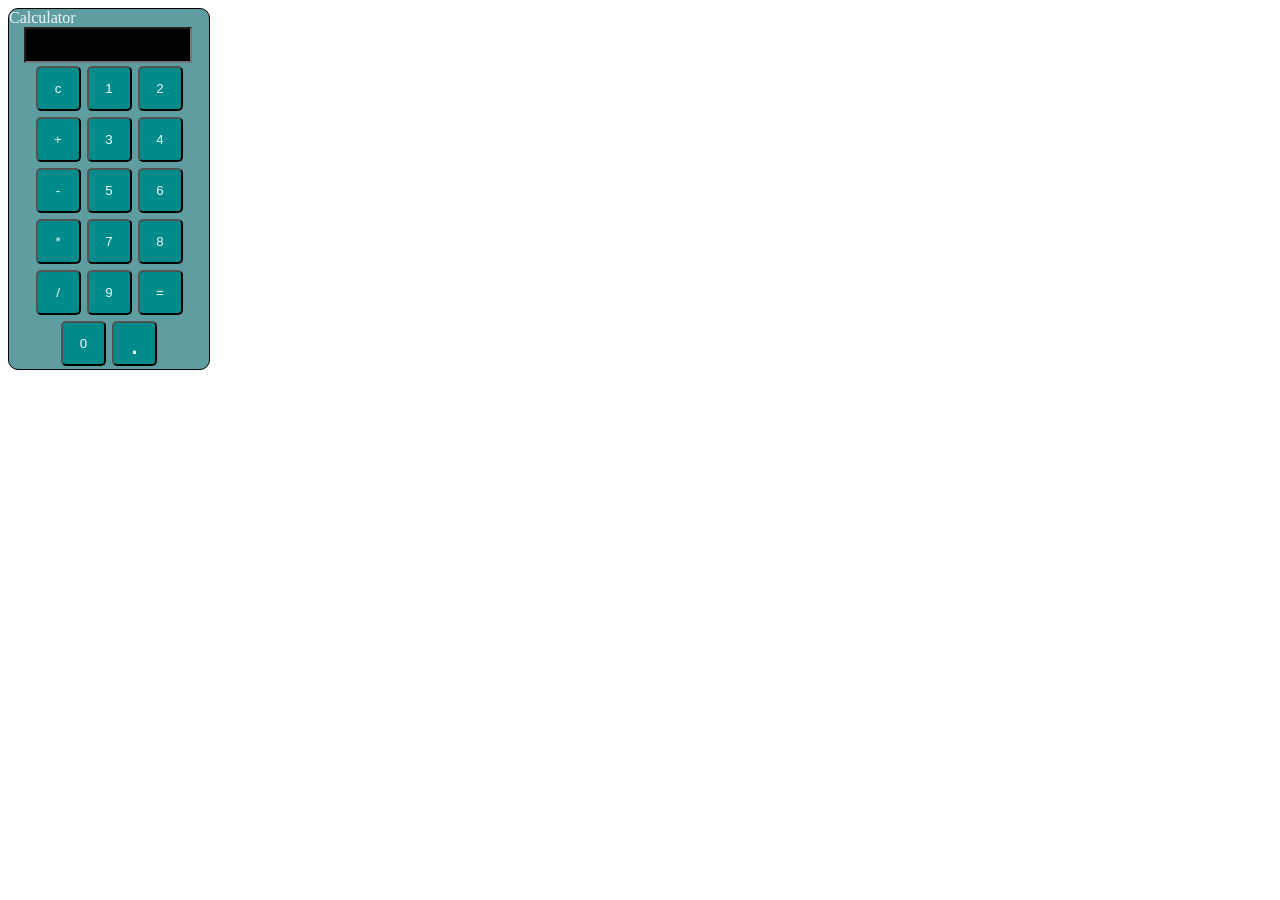
<file: Calculator/index.html>
<!DOCTYPE html>
<html lang="en">
<head>
    <meta charset="UTF-8">
    <meta name="viewport" content="width=device-width, initial-scale=1.0">
    <title>Calculator</title>
    <link rel="stylesheet" href="ext.css">
    <script src="func.js"></script>
</head>
<body>
    <div id="cal">Calculator
        <input type="text" id="display">
        <div class="button_container">
            <button id="button" onclick="curr_display='';document.querySelector('#display').value=curr_display;">c</button>
            <button id="button" onclick="curr_display=curr_display+'1';document.querySelector('#display').value=curr_display;">1</button>

            <button id="button" onclick="curr_display=curr_display+'2';document.querySelector('#display').value=curr_display;">2</button>

            <button id="button" onclick="curr_display=curr_display+'+';document.querySelector('#display').value=curr_display;">+</button>

            <button id="button" onclick="curr_display=curr_display+'3';document.querySelector('#display').value=curr_display;">3</button>

            <button id="button" onclick="curr_display=curr_display+'4';document.querySelector('#display').value=curr_display;">4</button>

            <button id="button" onclick="curr_display=curr_display+'-';document.querySelector('#display').value=curr_display;">-</button>

            <button id="button" onclick="curr_display=curr_display+'5';document.querySelector('#display').value=curr_display;">5</button>

            <button id="button" onclick="curr_display=curr_display+'6';document.querySelector('#display').value=curr_display;">6</button>

            <button id="button" onclick="curr_display=curr_display+'*';document.querySelector('#display').value=curr_display;">*</button>

            <button id="button" onclick="curr_display=curr_display+'7';document.querySelector('#display').value=curr_display;">7</button>

            <button id="button" onclick="curr_display=curr_display+'8';document.querySelector('#display').value=curr_display;">8</button>

            <button id="button" onclick="curr_display=curr_display+'/';document.querySelector('#display').value=curr_display;">/</button>

            <button id="button" onclick="curr_display=curr_display+'9';document.querySelector('#display').value=curr_display;">9</button>

            <button id="button" onclick="
            let result = eval(curr_display);
            curr_display=result;
            document.querySelector('#display').value=curr_display;
            ">=</button>

            <button id="button" onclick="curr_display=curr_display+'0';document.querySelector('#display').value=curr_display;">0</button>

            <button id="button" onclick="curr_display=curr_display+'.';document.querySelector('#display').value=curr_display;" style="font-size:xx-large;">.</button>
        </div>
    </div>
    <!--<script>
        let curr_display='';
        document.querySelector('#display').value=curr_display;
    </script>-->
</body>
</html>
</file>
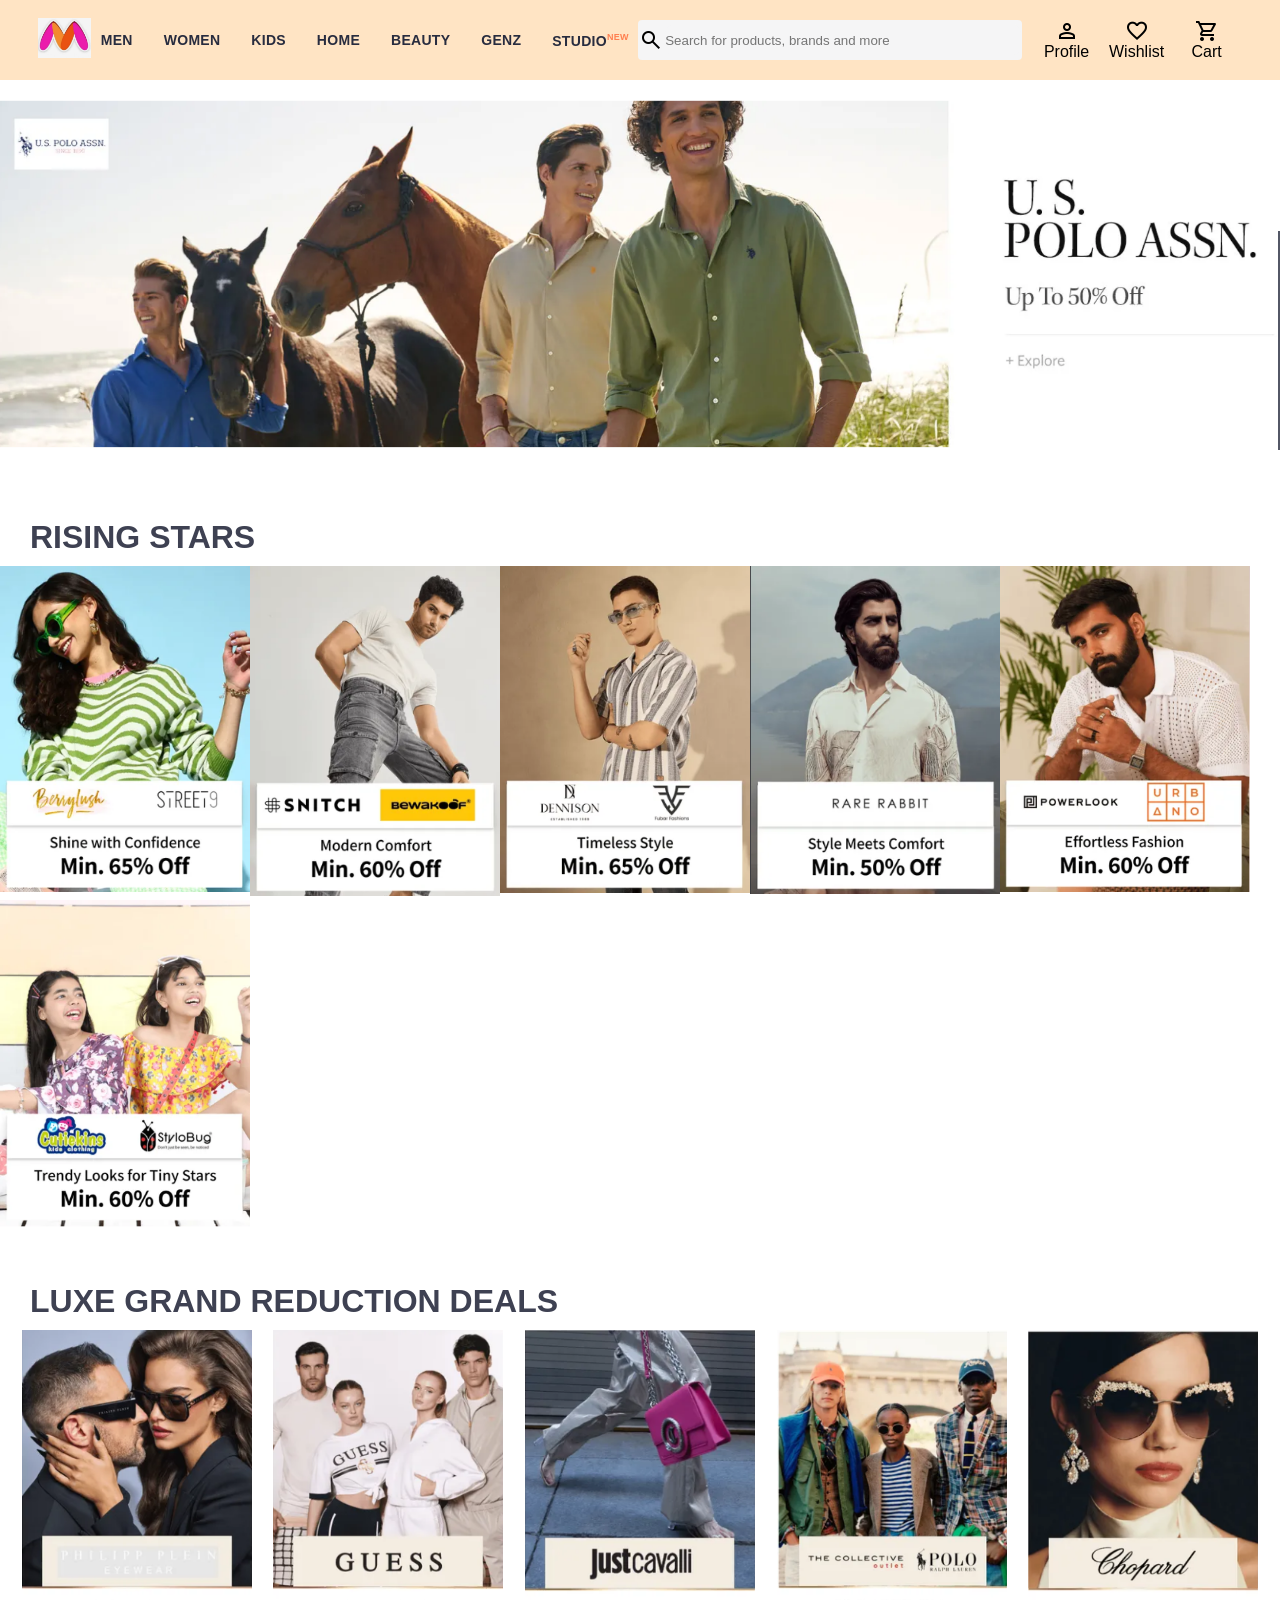
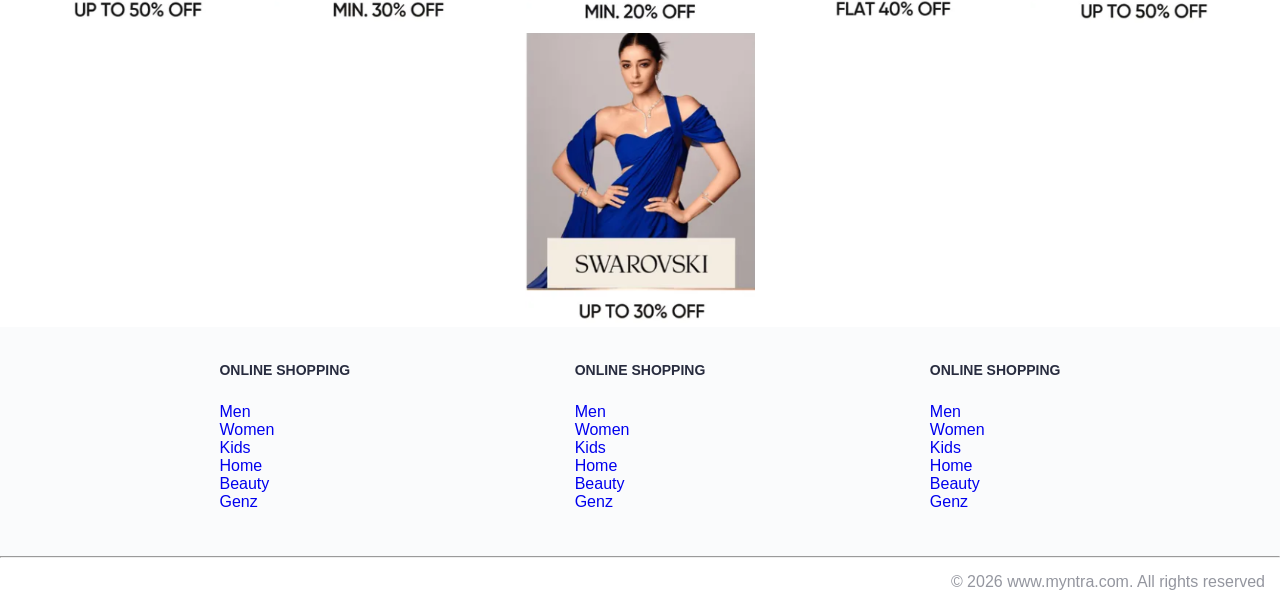
<file: Myntra clone/index.html>
<!DOCTYPE html>
<html lang="en">
<head>
    <meta charset="UTF-8">
    <meta name="viewport" content="width=device-width, initial-scale=1.0">
    <title>Myntra</title>
    <link rel="stylesheet" href="ext.css">
    <link rel="stylesheet" href="https://fonts.googleapis.com/css2?family=Material+Symbols+Outlined:opsz,wght,FILL,GRAD@20..48,100..700,0..1,-50..200" />
</head>
<body>
    <header>
        <div class="logo_container">
            <a href="#">
                <img src="Myntraicon.png" alt="Myntra_Logo" height="40px" width="53px" class="Myntra_home">
            </img>
            </a>
        </div>
        <nav class="nav_bar">
            <a href="#" class="men">Men</a>
            <a href="#" class="women">Women</a>
            <a href="#" class="kids">Kids</a>
            <a href="#" class="home">Home</a>
            <a href="#" class="beauty">Beauty</a>
            <a href="#" class="genz">Genz</a>
            <a href="#" class="studio">Studio<sup style="color:coral;font-size: 9px;">NEW</sup></a>
        </nav>
        <div class="search_bar">
            <span class="material-symbols-outlined search_icon">search</span>
            <input type="text" placeholder="Search for products, brands and more" class="search" >
        </div>
        <div class="action_bar">
            <div class="action_container">
                <span class="material-symbols-outlined profile_icon">person</span>
                <span class="profile_name">Profile</span>
            </div>
            <div class="action_container">
                <span class="material-symbols-outlined wishlist_icon">favorite</span>
                <span class="wishlist_name">Wishlist</span>
            </div>
            <div class="action_container">
                <span class="material-symbols-outlined cart_icon">shopping_cart</span>
                <span class="cart_name">Cart</span>
            </div>
        </div>
    </header>
    <main>
        <div class="banner">
            <img src="Banner.png" alt="Myntra Banner" class="myntra_banner">
        </div>
        <div class="category_head">Rising Stars</div>
        <div class="category_items">
            <a href="#">
                <img src="rising1.png" alt="offer_image1" class="sale_image">
            </a>
            <a href="#">
                <img src="rising2.png" alt="offer_image1" class="sale_image">
            </a>
            <a href="#">
                <img src="rising3.png" alt="offer_image1" class="sale_image">
            </a>
            <a href="#">
                <img src="rising4.png" alt="offer_image1" class="sale_image">
            </a>
                        <a href="#">
                <img src="rising (1).png" alt="offer_image1" class="sale_image">
            </a>
                        <a href="#">
                <img src="rising (2).png" alt="offer_image1" class="sale_image">
            </a>
            </div>
        <div class="category_head">LUXE GRAND REDUCTION DEALS</div>
        <div class="category_items2">
            <a href="#">
                <img src="luxury (1).png" alt="offer_image1" class="luxury_image">
            </a>
            <a href="#">
                <img src="luxury (2).png" alt="offer_image1" class="luxury_image">
            </a>
            <a href="#">
                <img src="luxury (3).png" alt="offer_image1" class="luxury_image">
            </a>
            <a href="#">
                <img src="luxury (4).png" alt="offer_image1" class="luxury_image">
            </a>
            <a href="#">
                <img src="luxury (5).png" alt="offer_image1" class="luxury_image">
            </a>
            <a href="#">
                <img src="luxury (6).png" alt="offer_image1" class="luxury_image">
            </a>
            </div>
    </main>
    <footer>
        <div class="footer_container">
            <div class="footer_column">
                <h3>ONLINE SHOPPING</h3>
                <a href="#" >Men</a>
                <a href="#" >Women</a>
                <a href="#" >Kids</a>
                <a href="#" >Home</a>
                <a href="#" >Beauty</a>
                <a href="#" >Genz</a>
            </div>
            <div class="footer_column">
                <h3>ONLINE SHOPPING</h3>
                <a href="#" >Men</a>
                <a href="#" >Women</a>
                <a href="#" >Kids</a>
                <a href="#" >Home</a>
                <a href="#" >Beauty</a>
                <a href="#" >Genz</a>
            </div>
            <div class="footer_column">
                <h3>ONLINE SHOPPING</h3>
                <a href="#" >Men</a>
                <a href="#" >Women</a>
                <a href="#" >Kids</a>
                <a href="#" >Home</a>
                <a href="#" >Beauty</a>
                <a href="#" >Genz</a>
            </div>
        </div>
        <hr>
        <div class="copyright">
© 2026 www.myntra.com. All rights reserved</div>
    </footer>
</body>
</html>
</file>
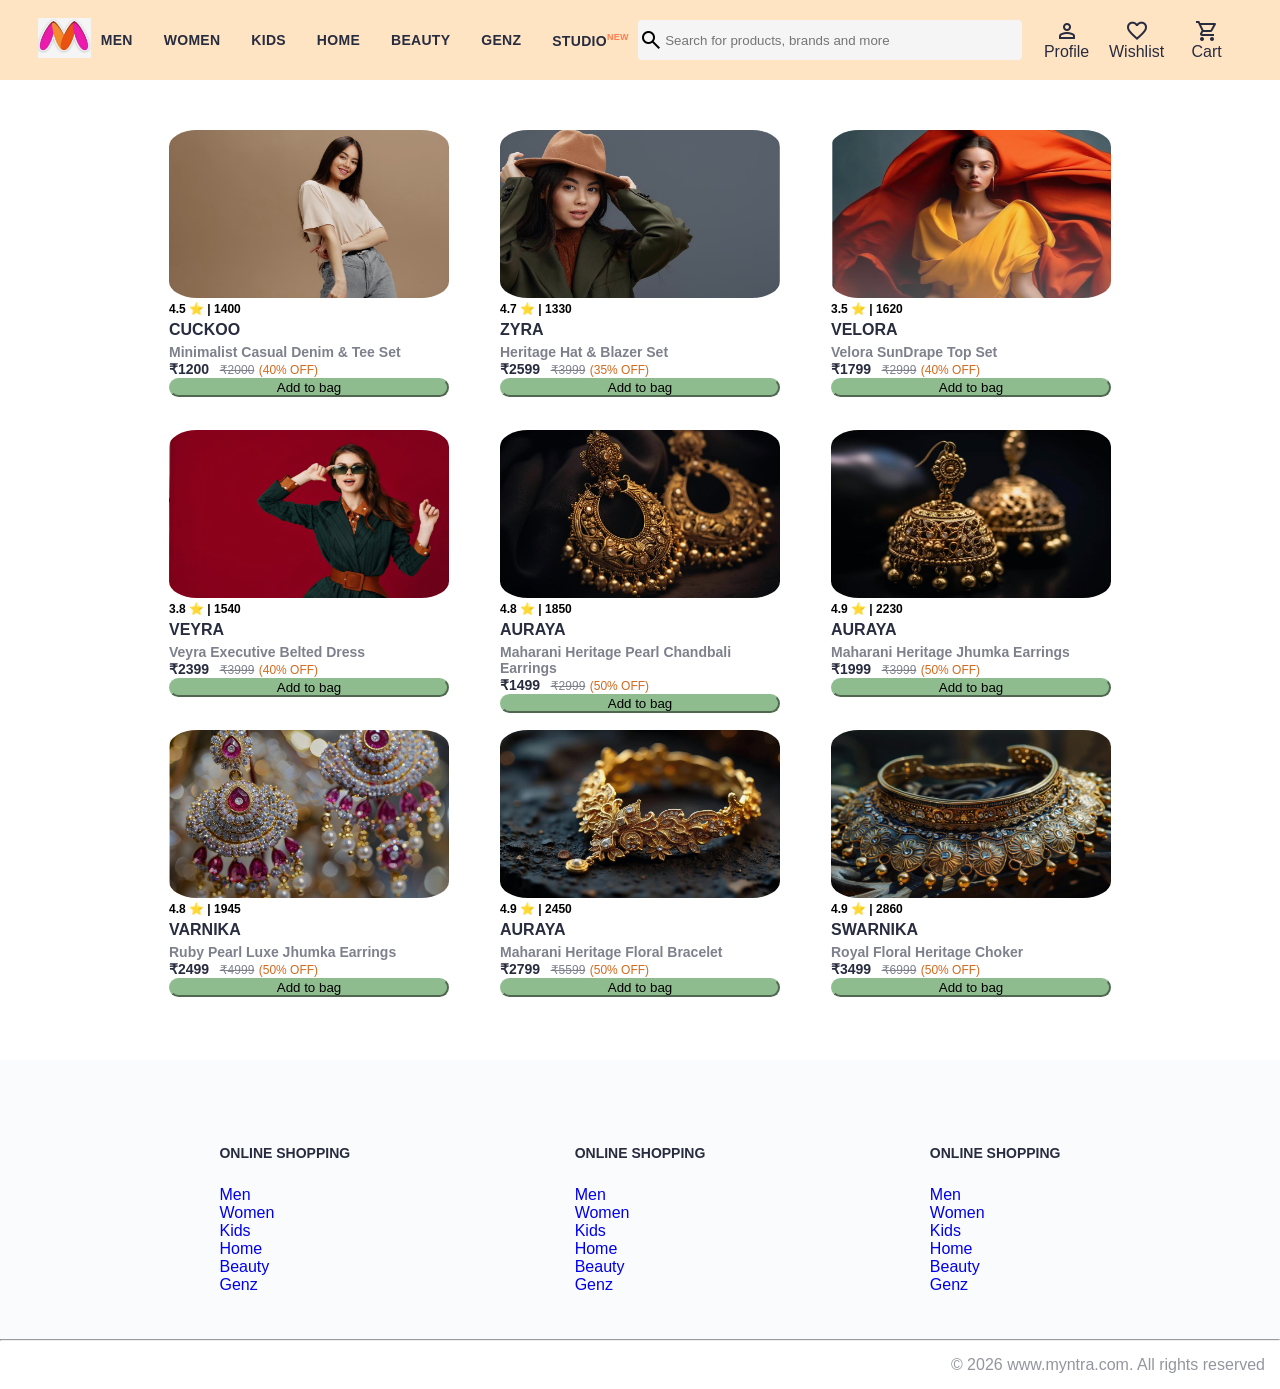
<file: MyntraFunctional Clone/index.html>
<!DOCTYPE html>
<html lang="en">
<head>
    <meta charset="UTF-8">
    <meta name="viewport" content="width=device-width, initial-scale=1.0">
    <title>Myntra</title>
    <link rel="stylesheet" href="ext.css">
    <link rel="stylesheet" href="https://fonts.googleapis.com/css2?family=Material+Symbols+Outlined:opsz,wght,FILL,GRAD@20..48,100..700,0..1,-50..200" />
</head>
<body>
    <header>
        <div class="logo_container">
            <a href="#">
                <img src="Myntraicon.png" alt="Myntra_Logo" height="40px" width="53px" class="Myntra_home">
            </img>
            </a>
        </div>
        <nav class="nav_bar">
            <a href="#" class="men">Men</a>
            <a href="#" class="women">Women</a>
            <a href="#" class="kids">Kids</a>
            <a href="#" class="home">Home</a>
            <a href="#" class="beauty">Beauty</a>
            <a href="#" class="genz">Genz</a>
            <a href="#" class="studio">Studio<sup class="SuperScript">NEW</sup></a>
        </nav>
        <div class="search_bar">
            <span class="material-symbols-outlined search_icon">search</span>
            <input type="text" placeholder="Search for products, brands and more" class="search" >
        </div>
        <div class="action_bar">
            <div class="action_container">
                <span class="material-symbols-outlined profile_icon">person</span>
                <span class="profile_name">Profile</span>
            </div>
            <div class="action_container">
                <span class="material-symbols-outlined wishlist_icon">favorite</span>
                <span class="wishlist_name">Wishlist</span>
            </div>
            <a class="action_container" href="bag.html">
                <span class="material-symbols-outlined cart_icon">shopping_cart<sup class="bag_item_count"></sup></span>
                <span class="cart_name">Cart</span>
            </a>
        </div>
    </header>
    <main>
        <div class="Item_container">
        </div>
    </main>
    <footer>
        <div class="footer_container">
            <div class="footer_column">
                <h3>ONLINE SHOPPING</h3>
                <a href="#" >Men</a>
                <a href="#" >Women</a>
                <a href="#" >Kids</a>
                <a href="#" >Home</a>
                <a href="#" >Beauty</a>
                <a href="#" >Genz</a>
            </div>
            <div class="footer_column">
                <h3>ONLINE SHOPPING</h3>
                <a href="#" >Men</a>
                <a href="#" >Women</a>
                <a href="#" >Kids</a>
                <a href="#" >Home</a>
                <a href="#" >Beauty</a>
                <a href="#" >Genz</a>
            </div>
            <div class="footer_column">
                <h3>ONLINE SHOPPING</h3>
                <a href="#" >Men</a>
                <a href="#" >Women</a>
                <a href="#" >Kids</a>
                <a href="#" >Home</a>
                <a href="#" >Beauty</a>
                <a href="#" >Genz</a>
            </div>
        </div>
        <hr>
        <div class="copyright">
© 2026 www.myntra.com. All rights reserved</div>
    </footer>
    <script src="index.js"></script>
    <script src="bag.js"></script>
</body>
</html>
</file>
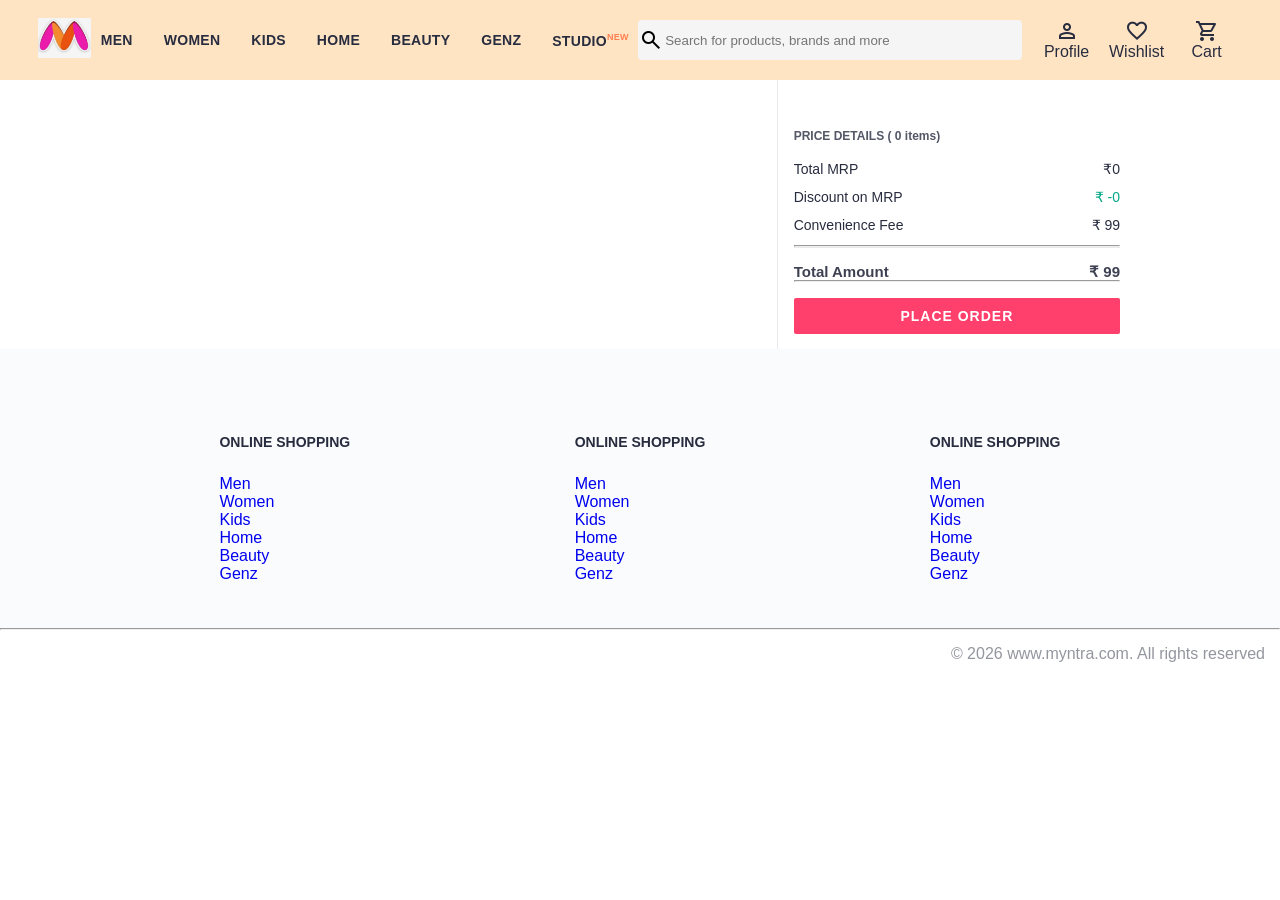
<file: MyntraFunctional Clone/bag.html>
<!DOCTYPE html>
<html lang="en">
<head>
    <meta charset="UTF-8">
    <meta name="viewport" content="width=device-width, initial-scale=1.0">
    <title>Myntra</title>
    <link rel="stylesheet" href="ext.css">
    <link rel="stylesheet" href="bag.css">
    <link rel="stylesheet" href="https://fonts.googleapis.com/css2?family=Material+Symbols+Outlined:opsz,wght,FILL,GRAD@20..48,100..700,0..1,-50..200" />
</head>
<body>
    <header>
        <div class="logo_container">
            <a href="#">
                <img src="Myntraicon.png" alt="Myntra_Logo" height="40px" width="53px" class="Myntra_home">
            </img>
            </a>
        </div>
        <nav class="nav_bar">
            <a href="#" class="men">Men</a>
            <a href="#" class="women">Women</a>
            <a href="#" class="kids">Kids</a>
            <a href="#" class="home">Home</a>
            <a href="#" class="beauty">Beauty</a>
            <a href="#" class="genz">Genz</a>
            <a href="#" class="studio">Studio<sup class="SuperScript">NEW</sup></a>
        </nav>
        <div class="search_bar">
            <span class="material-symbols-outlined search_icon">search</span>
            <input type="text" placeholder="Search for products, brands and more" class="search" >
        </div>
        <div class="action_bar">
            <div class="action_container">
                <span class="material-symbols-outlined profile_icon">person</span>
                <span class="profile_name">Profile</span>
            </div>
            <div class="action_container">
                <span class="material-symbols-outlined wishlist_icon">favorite</span>
                <span class="wishlist_name">Wishlist</span>
            </div>
            <a class="action_container" href="bag.html">
                <span class="material-symbols-outlined cart_icon">shopping_cart<sup class="bag_item_count"></sup></span>
                <span class="cart_name">Cart</span>
            </a>
        </div>
    </header>
<main>
        <div class="bag-page">
            <div class="bag-items-container">
            </div>
            <div class="bag-summary">
            </div>
        </div>
    </main>
    <footer>
        <div class="footer_container">
            <div class="footer_column">
                <h3>ONLINE SHOPPING</h3>
                <a href="#" >Men</a>
                <a href="#" >Women</a>
                <a href="#" >Kids</a>
                <a href="#" >Home</a>
                <a href="#" >Beauty</a>
                <a href="#" >Genz</a>
            </div>
            <div class="footer_column">
                <h3>ONLINE SHOPPING</h3>
                <a href="#" >Men</a>
                <a href="#" >Women</a>
                <a href="#" >Kids</a>
                <a href="#" >Home</a>
                <a href="#" >Beauty</a>
                <a href="#" >Genz</a>
            </div>
            <div class="footer_column">
                <h3>ONLINE SHOPPING</h3>
                <a href="#" >Men</a>
                <a href="#" >Women</a>
                <a href="#" >Kids</a>
                <a href="#" >Home</a>
                <a href="#" >Beauty</a>
                <a href="#" >Genz</a>
            </div>
        </div>
        <hr>
        <div class="copyright">
© 2026 www.myntra.com. All rights reserved</div>
    </footer>
    <script src="index.js"></script>
    <script src="bag.js"></script>
</body>
</html>
</file>
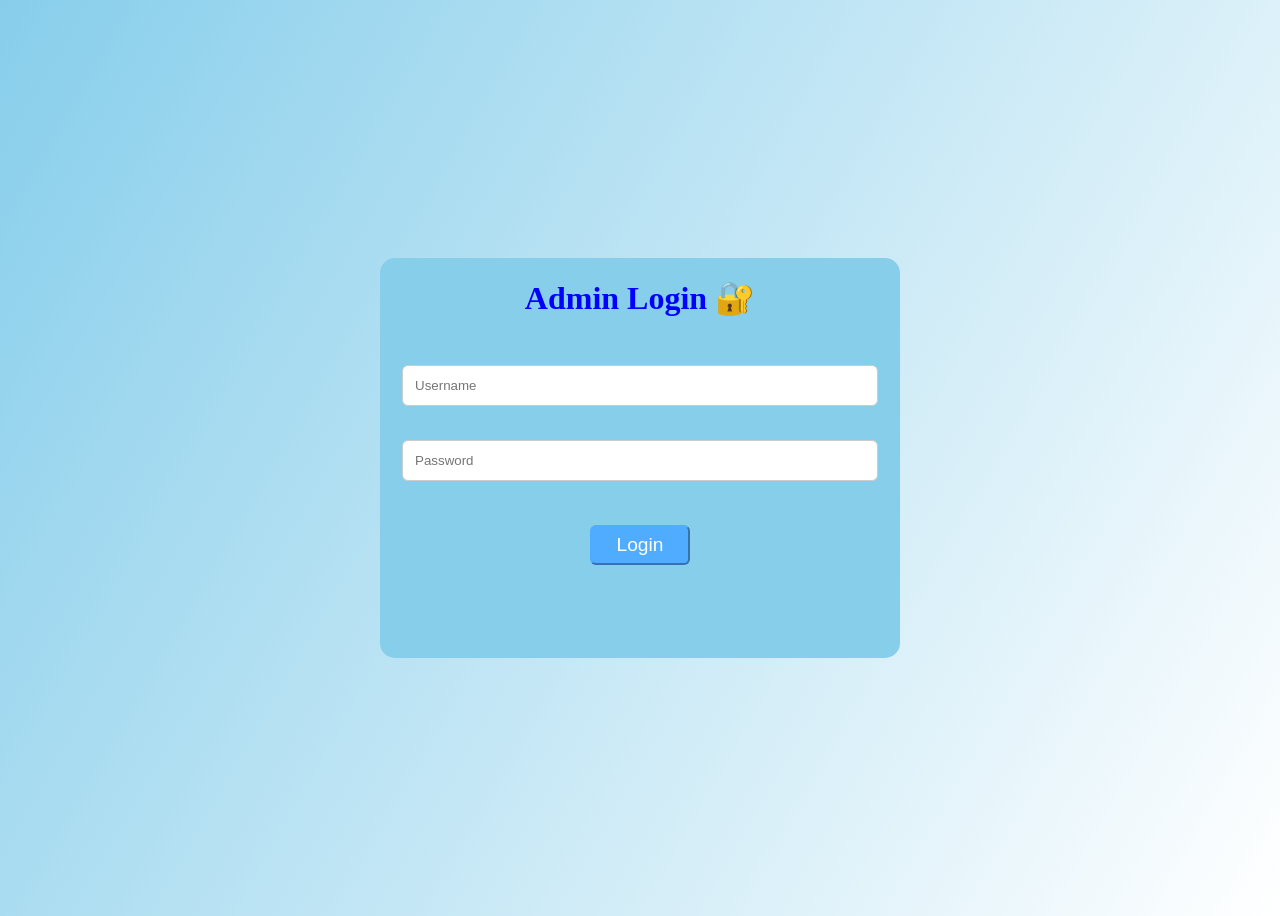
<file: QuizzApp(Web)/Admin.html>
<!DOCTYPE html>
<html lang="en">
<head>
    <meta charset="UTF-8">
    <meta name="viewport" content="width=device-width, initial-scale=1.0">
    <title>Admin Login</title>
    <link rel="stylesheet" href="Admin.css">
</head>
<body>
    <div id="admin">
    <h1>Admin Login 🔐</h1><br>
    <input type="text" id="admin_user" placeholder="Username"><br><br>
    <input type="password" id="password" placeholder="Password"><br><br><br>
    <button id="login-btn" onclick="validateAdmin()">Login</button>
    <p id="error-msg"></p>
    <script src="Admin.js"></script>
    </div>
</body>
</html>
</file>
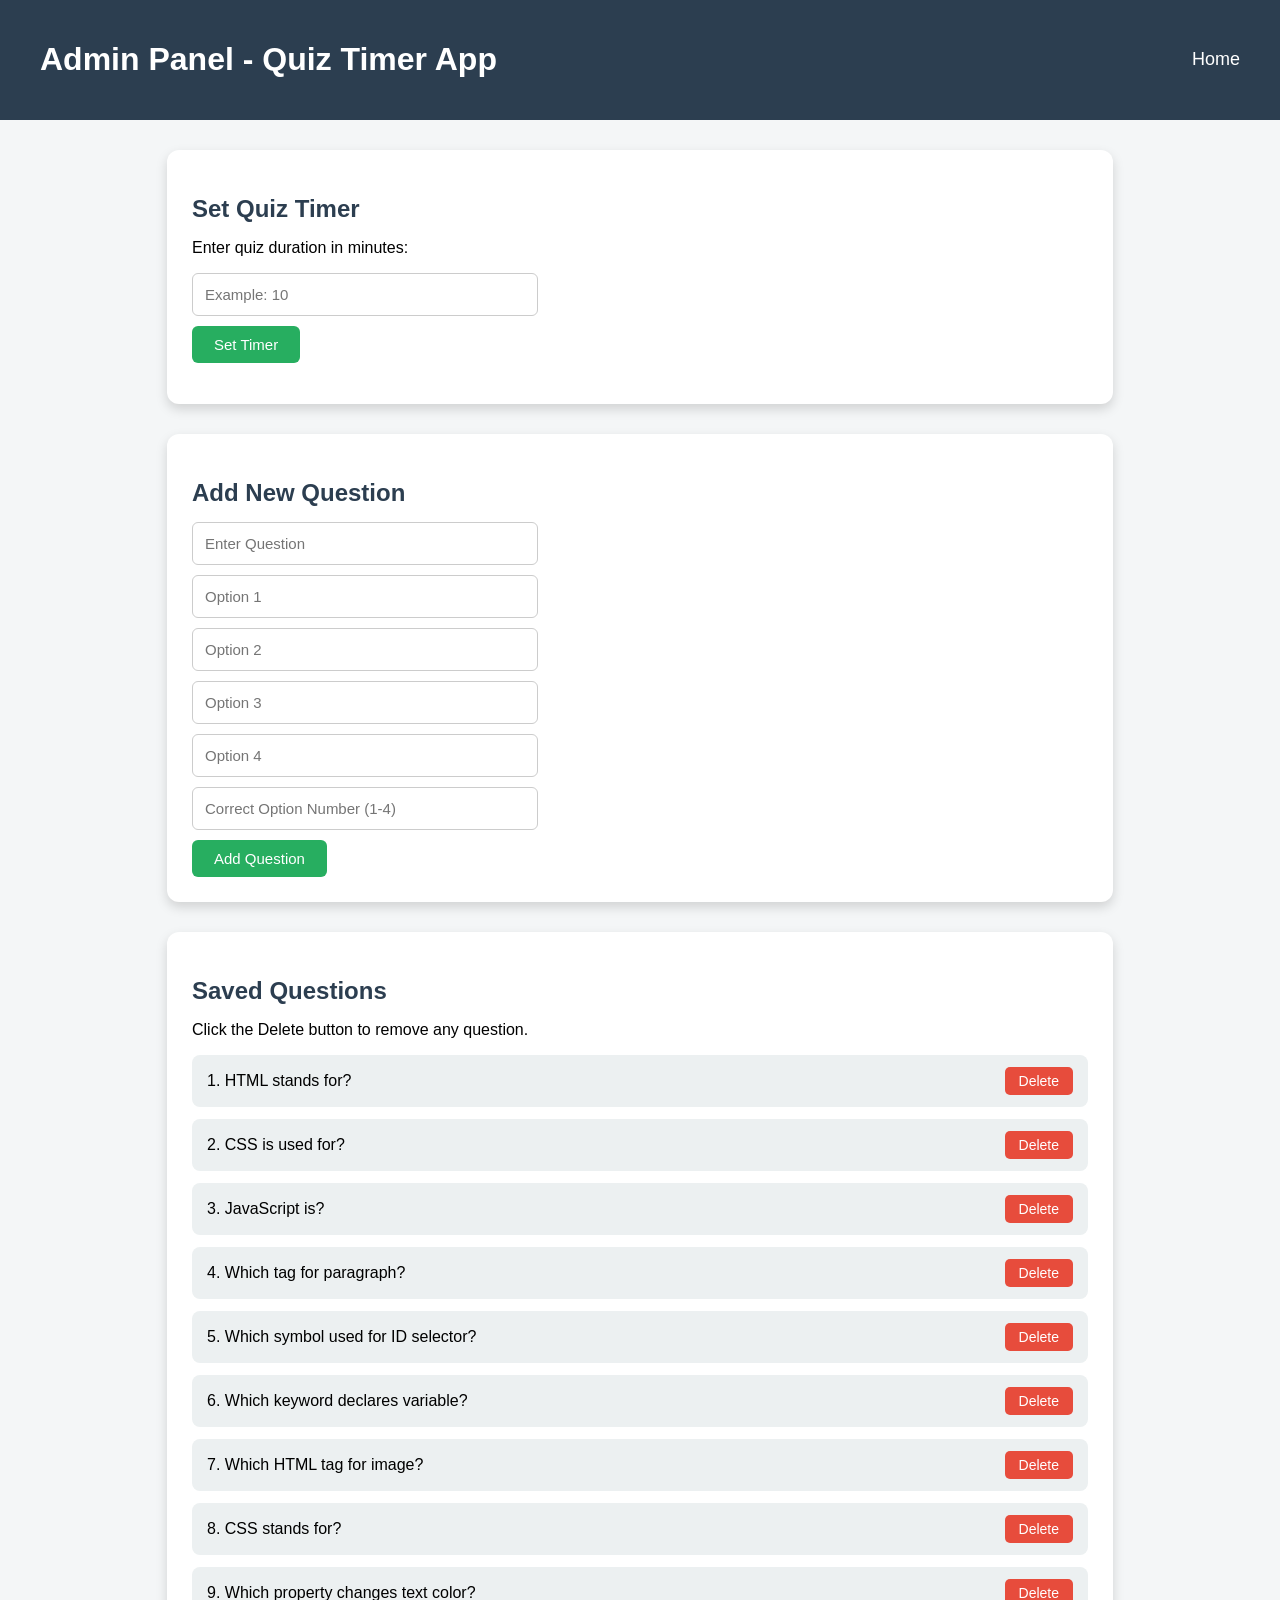
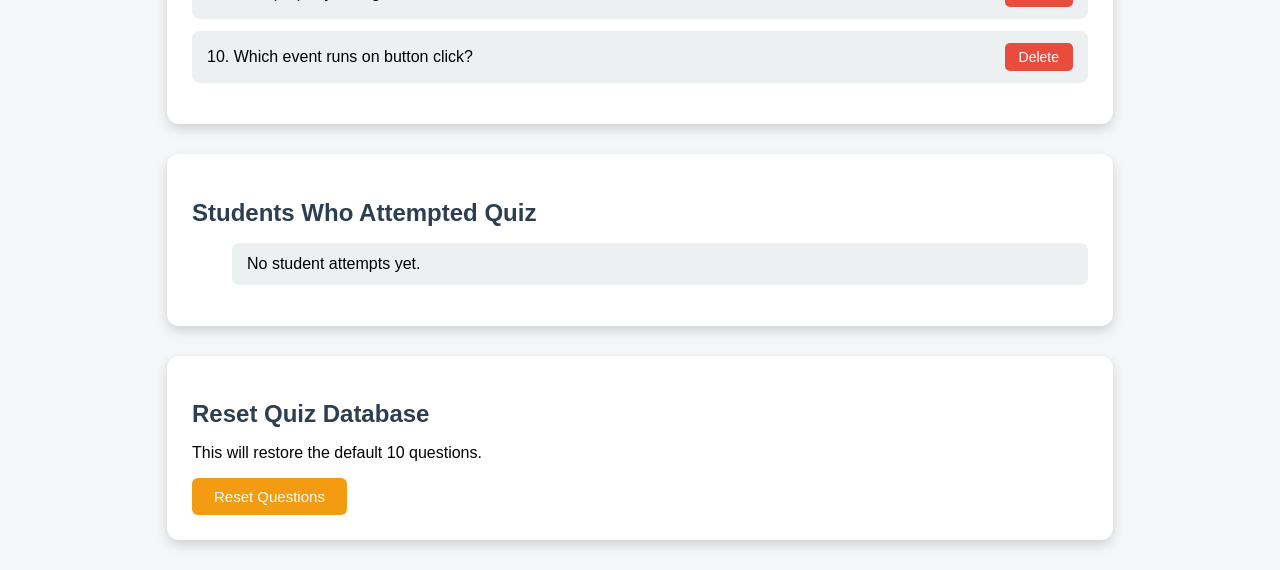
<file: QuizzApp(Web)/AdminPanel.html>
<!DOCTYPE html>
<html lang="en">

<head>

<meta charset="UTF-8">
<meta name="viewport" content="width=device-width, initial-scale=1.0">

<title>Admin Panel</title>

<link rel="stylesheet" href="AdminPanel.css">

</head>


<body>


<header>

<h1>Admin Panel - Quiz Timer App</h1>

<a href="home.html" class="home-btn">Home</a>

</header>


<section class="timer-section">

<h2>Set Quiz Timer</h2>

<p>Enter quiz duration in minutes:</p>

<input type="number" id="timerInput" placeholder="Example: 10">

<button onclick="setTimer()">Set Timer</button>

<p id="timerStatus"></p>

</section>


<section class="question-section">

<h2>Add New Question</h2>

<input type="text" id="question" placeholder="Enter Question">

<input type="text" id="opt1" placeholder="Option 1">

<input type="text" id="opt2" placeholder="Option 2">

<input type="text" id="opt3" placeholder="Option 3">

<input type="text" id="opt4" placeholder="Option 4">

<input type="number" id="correct" placeholder="Correct Option Number (1-4)">

<button onclick="addQuestion()">Add Question</button>

</section>


<section class="question-list">

<h2>Saved Questions</h2>

<p>Click the Delete button to remove any question.</p>

<ul id="questionList"></ul>

</section>


<section class="student-section">

<h2>Students Who Attempted Quiz</h2>

<ul id="studentList"></ul>

</section>



<section class="reset-section">

<h2>Reset Quiz Database</h2>

<p>This will restore the default 10 questions.</p>

<button onclick="resetQuestions()">Reset Questions</button>

</section>



<script src="AdminPanel.js"></script>

</body>

</html>
</file>
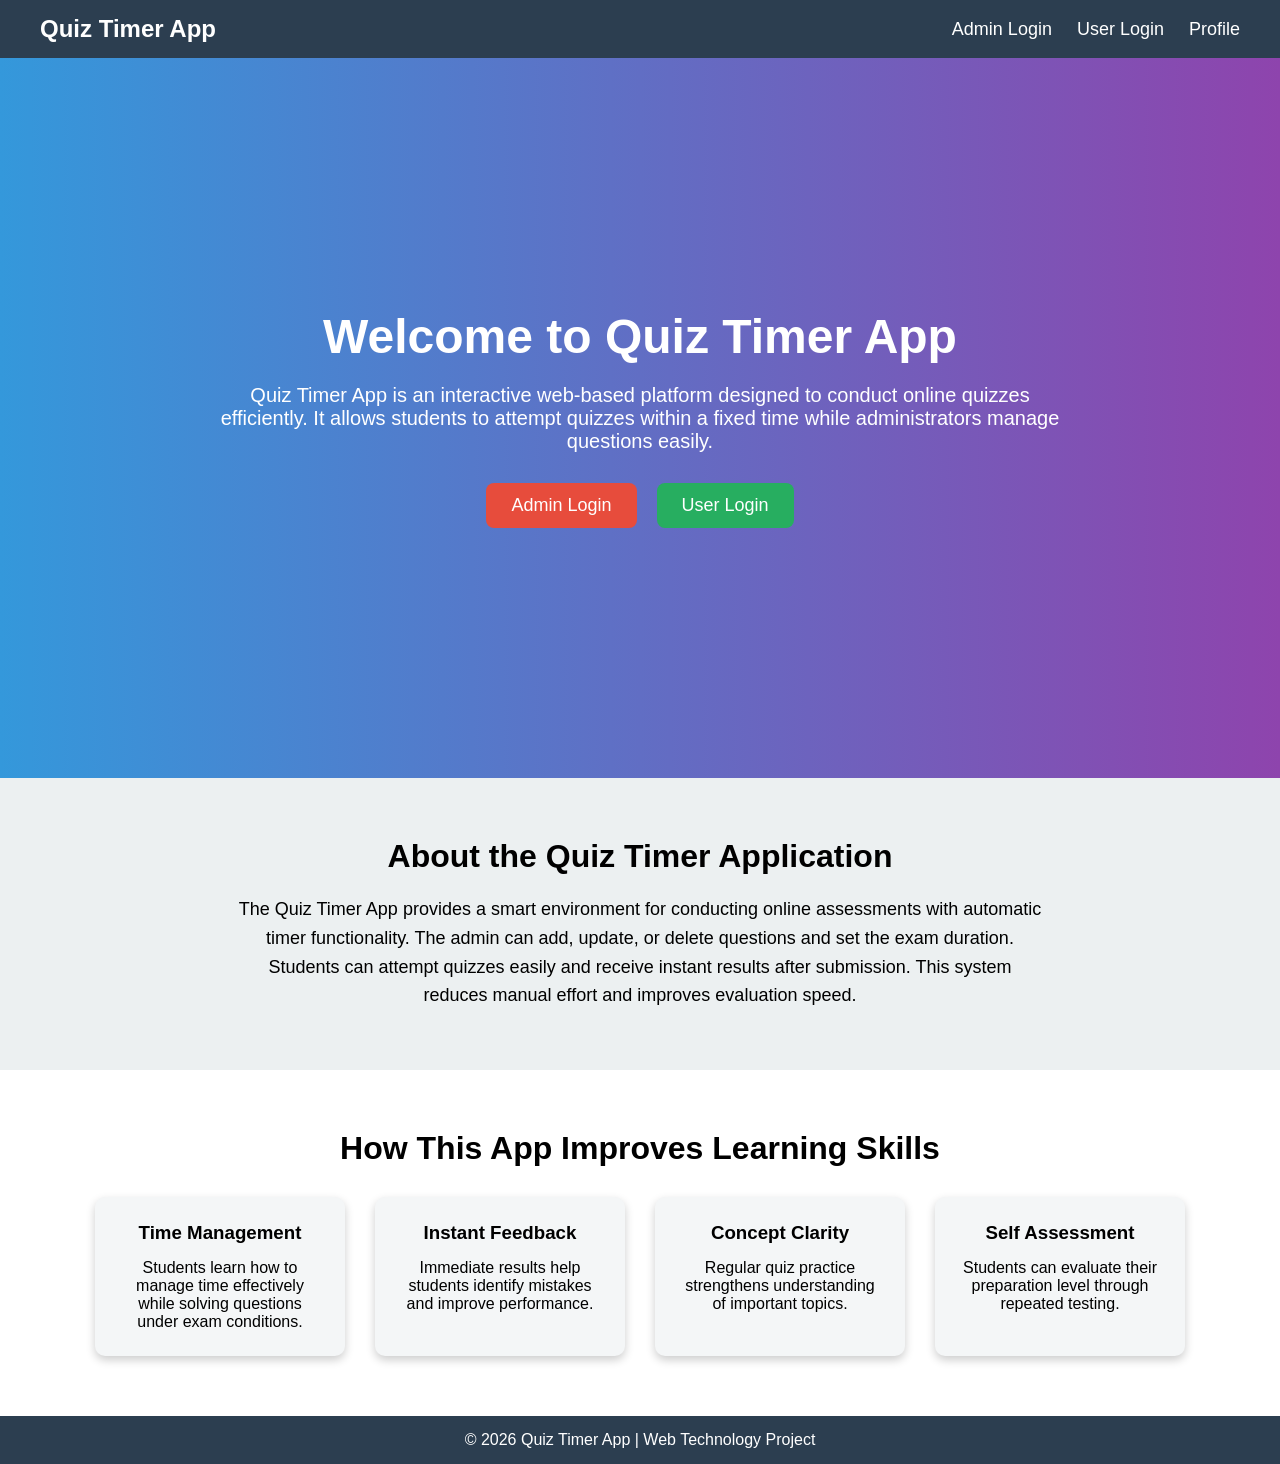
<file: QuizzApp(Web)/home.html>
<!DOCTYPE html>
<html lang="en">

<head>

<meta charset="UTF-8">
<meta name="viewport" content="width=device-width, initial-scale=1.0">

<title>Quiz Timer App</title>

<link rel="stylesheet" href="home.css">

</head>


<body>



<nav>

<div class="logo">Quiz Timer App</div>

<ul>

<li><a href="admin.html">Admin Login</a></li>

<li><a href="login.html">User Login</a></li>

<li><a href="profile.html">Profile</a></li>

</ul>

</nav>




<section class="hero">

<h1>Welcome to Quiz Timer App</h1>

<p>

Quiz Timer App is an interactive web-based platform designed to conduct
online quizzes efficiently. It allows students to attempt quizzes within
a fixed time while administrators manage questions easily.

</p>


<div class="btn-container">

<button class="admin-btn" onclick="goToAdmin()">Admin Login</button>

<button class="user-btn" onclick="goToLogin()">User Login</button>

</div>

</section>



<section class="info">

<h2>About the Quiz Timer Application</h2>

<p>

The Quiz Timer App provides a smart environment for conducting online
assessments with automatic timer functionality. The admin can add,
update, or delete questions and set the exam duration. Students can
attempt quizzes easily and receive instant results after submission.
This system reduces manual effort and improves evaluation speed.

</p>

</section>



<section class="benefits">

<h2>How This App Improves Learning Skills</h2>

<div class="card-container">


<div class="card">

<h3>Time Management</h3>

<p>

Students learn how to manage time effectively while solving questions
under exam conditions.

</p>

</div>



<div class="card">

<h3>Instant Feedback</h3>

<p>

Immediate results help students identify mistakes and improve performance.

</p>

</div>



<div class="card">

<h3>Concept Clarity</h3>

<p>

Regular quiz practice strengthens understanding of important topics.

</p>

</div>



<div class="card">

<h3>Self Assessment</h3>

<p>

Students can evaluate their preparation level through repeated testing.

</p>

</div>


</div>

</section>



<!-- Footer -->

<footer>

<p>© 2026 Quiz Timer App | Web Technology Project</p>

</footer>



<script src="home.js"></script>

</body>

</html>
</file>
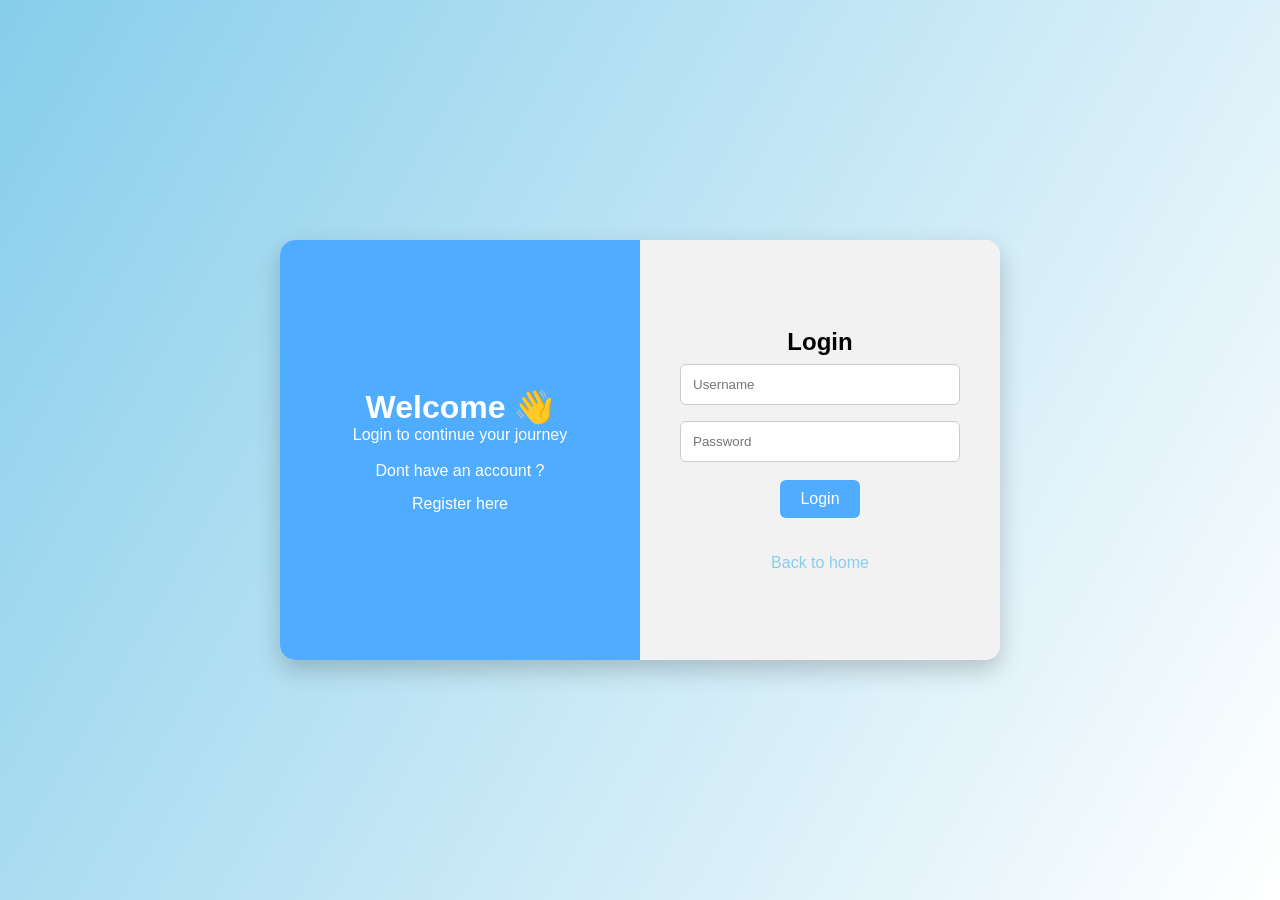
<file: QuizzApp(Web)/login.html>
<!DOCTYPE html>
<html lang="en">
<head>
<meta charset="UTF-8">
<meta name="viewport" content="width=device-width, initial-scale=1.0">
<title>Login Register Sliding Page</title>

<link rel="stylesheet" href="style.css">

</head>

<body>

<div class="container" id="container">

<!-- LOGIN MESSAGE LEFT -->

<div class="form login-left">
<h1>Welcome 👋</h1>
<p>Login to continue your journey</p>
<br>
<p>Dont have an account ?</p> 
<p class="toggle" onclick="showRegister()">Register here</p>
</div>


<!-- LOGIN FORM RIGHT -->

<div class="form login-right">

<h2>Login</h2>

<input type="text" id="username" placeholder="Username">
<input type="password" placeholder="Password">

<button onclick="validateLogic()">Login</button><br>
<br>

<p class="home" onclick="goToHome()">Back to home</p>
</div>

<!-- REGISTER FORM LEFT -->

<div class="form register-left">

<h2>Register</h2>

<input type="text" placeholder="Name">
<input type="text" placeholder="Mobile Number">
<input type="email" placeholder="Email">
<input type="password" placeholder="Set Password">

<button onclick="reg_validation()">Create Account</button>

<p class="toggle1" onclick="showLogin()">Back to Login</p>

</div>


<!-- REGISTER MESSAGE RIGHT -->

<div class="form register-right">

<h1>Welcome to Registration 🎉</h1>
<p>Create your account to get started</p>

</div>

</div>

<script src="script.js"></script>

</body>
</html>
</file>
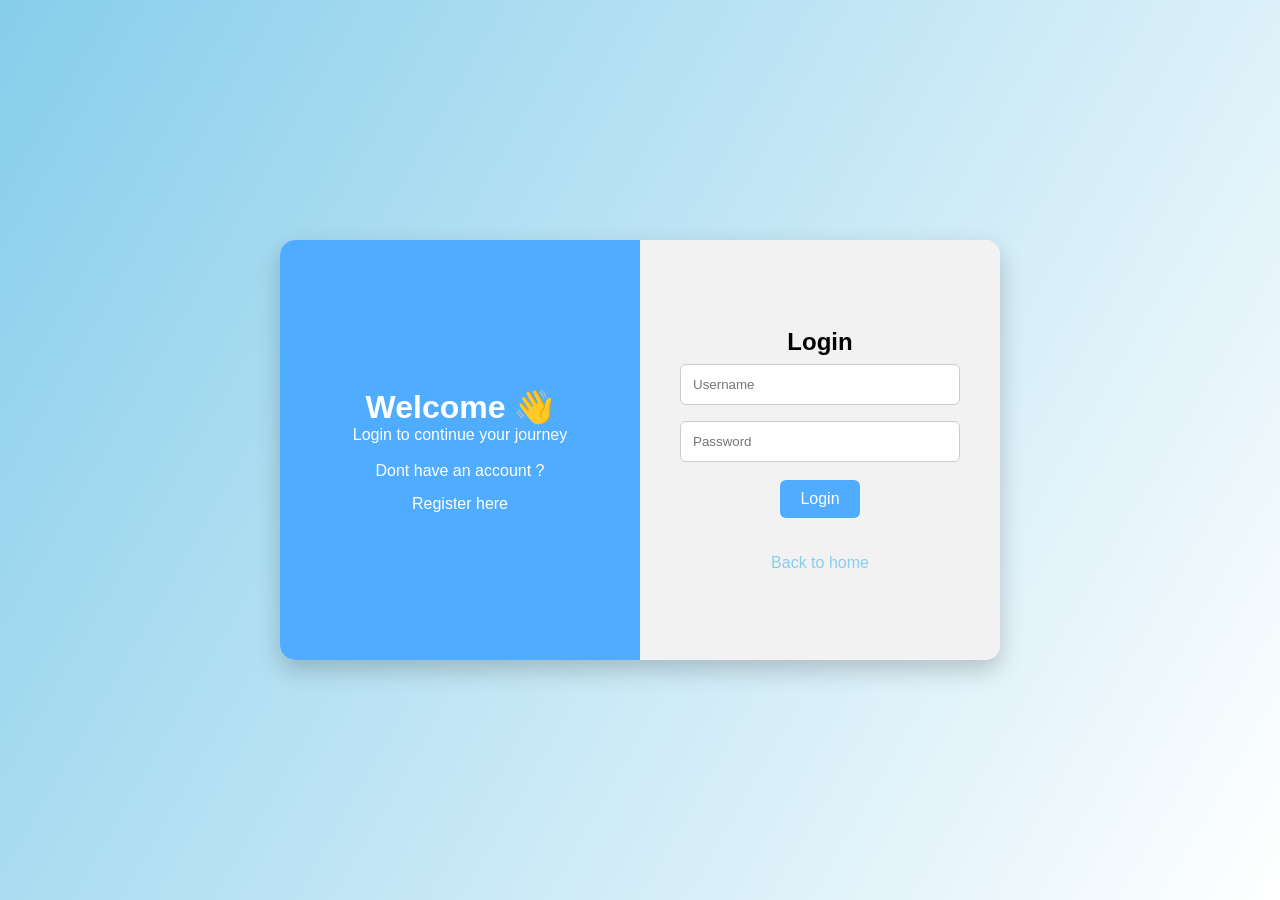
<file: QuizzApp(Web)/quiz.html>
<!DOCTYPE html>
<html lang="en">

<head>

<meta charset="UTF-8">
<meta name="viewport" content="width=device-width, initial-scale=1.0">

<title>Quiz Panel</title>

<link rel="stylesheet" href="quiz.css">

</head>

<body>

<header>

<h2>Quiz Timer App</h2>

<div id="timer">Time: 10:00</div>

</header>


<div class="quiz-container">

<form id="quizForm">

<div id="questionContainer"></div>

<button type="button" onclick="submitQuiz()">Submit Quiz</button>

</form>

</div>


<div id="resultBox"></div>


<script src="quiz.js"></script>

</body>

</html>
</file>
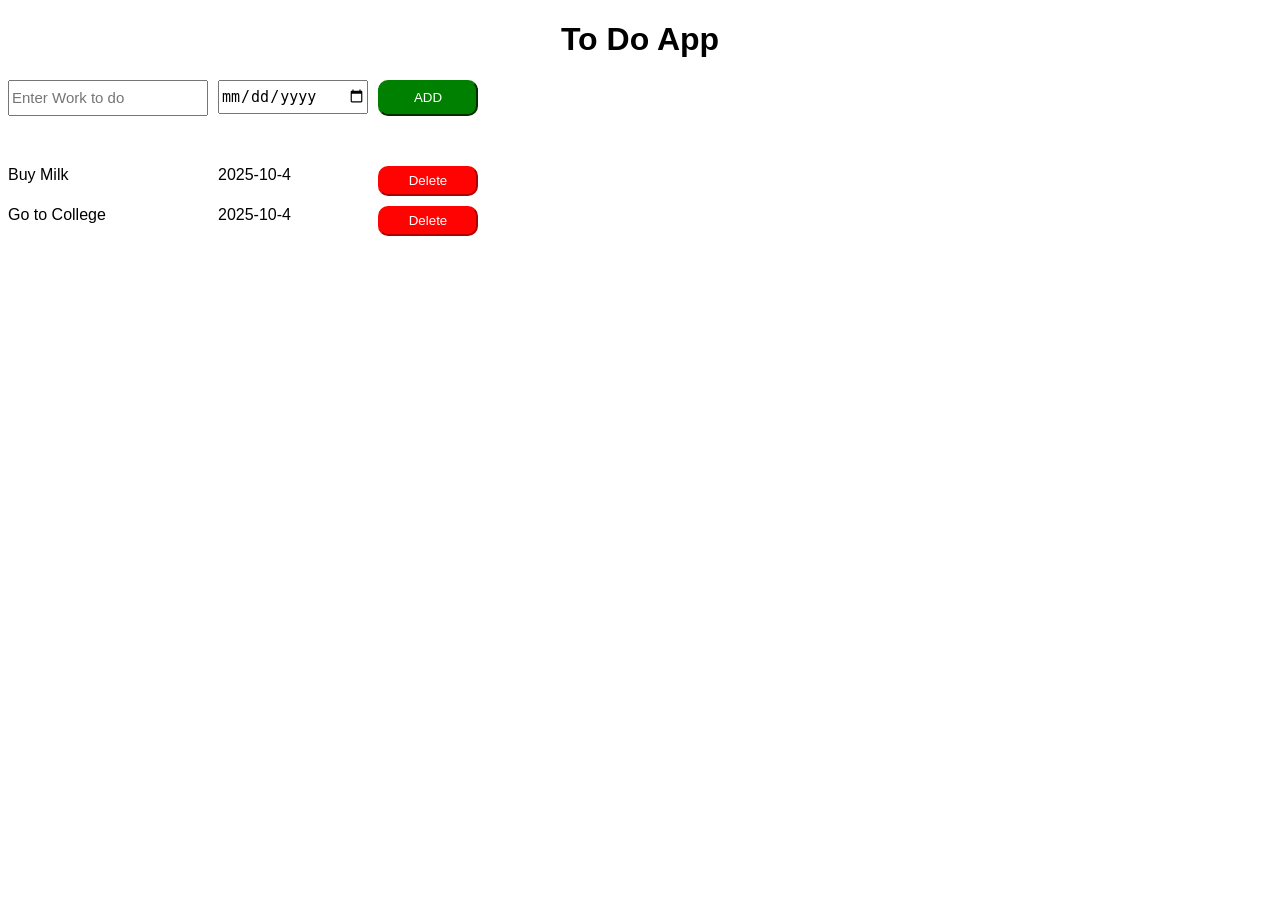
<file: To_do_App/todo.html>
<!DOCTYPE html>
<html lang="en">
<head>
    <meta charset="UTF-8">
    <meta name="viewport" content="width=device-width, initial-scale=1.0">
    <title>To Do App</title>
    <link rel="stylesheet" href="todo.css">
</head>
<body>
    <h1 id="main_head">To Do App</h1>
    <div id="main">
    <div id="container">
        <input type="text" id="entry" placeholder="Enter Work to do">
        <input type="date" id="date">
        <button id="add_btn" onclick="add_list()">ADD</button>
    </div> 
    <div id="to_do_container"></div>
    </div>
    <script src="todo.js"></script>
</body>
</html>
</file>
<file: Calculator/ext.css>
#cal{
    border: 1px solid black;
    border-radius: 10px;
    width:200px;
    background-color: cadetblue;
    color: aliceblue;
  
}
.button_container{
    display: flex;
    flex-wrap: wrap;
    justify-content: center;
}
#button{
    height:45px;
    width:45px;
    margin:3px;
    border-radius: 5px;
    padding: 0px;
    background-color: darkcyan;
    color: aliceblue;
}
#display{
    background-color: black;
    width: 160px;
    height: 30px;
    margin-left:15px;
    margin-right: 15px;
    color: azure;
}
</file>
<file: Myntra clone/ext.css>
*{
    margin:0;
    padding:0;
    font-family: Assistant, -apple-system, BlinkMacSystemFont, Segoe UI, Roboto, Helvetica, Arial, sans-serif;
}
header{
    display:flex;
    background-color: bisque;
    height: 80px;
    justify-content: space-between;
    align-items: center;
}
.logo_container{
    display: inline-block;
    margin-left: 3%;
    background-color: bisque;
}
.action_bar{
    margin-right: 3%;
}
.nav_bar{
    width:500px;
    display: flex;
    background-color:bisque;
    justify-content:space-between;
    flex-grow: 0.5;
}
.nav_bar a{
    font-size: 14px;
    letter-spacing: .3px;
    color: #282c3f;
    font-weight: 700;
    text-transform: uppercase;
    text-decoration: none;
    padding: 29px 0px;
    border-color: 3px solid bisque;
}
.search_bar{
    display:flex;
    align-items: center;
    background-color: #f5f5f6;
    height:40px;
    min-width: 200px;
    width:30%;
    border-radius: 4px;
}
.search{
    border:1px solid  #f5f5f6;
    color: #696e79;
    border-radius: 10px;
    flex-grow: 1;
    background-color: #f5f5f6;
    height:30px;

}
.search_icon{
    border:1px solid  #f5f5f6;
}
.action_bar{
    display:flex;
    align-items: center;
    justify-content:space-around;
    flex-wrap: wrap;
}
.action_container{
    width: 70px;
    display:flex;
    flex-direction: column;
    text-align: center;
}
.men:hover{
    border-bottom: 3px solid red;
}
.women:hover{
    border-bottom: 3px solid palevioletred;
}
.kids:hover{
    border-bottom: 3px solid orange;
}
.home:hover{
    border-bottom: 3px solid yellow;
}
.beauty:hover{
    border-bottom: 3px solid cyan;
}
.genz:hover{
    border-bottom: 3px solid coral;
}
.studio:hover{
    border-bottom: 3px solid paleturquoise;
}
/* Main section css*/
.banner{
    padding-top: 20px;
    padding-bottom: 15px;
}
.myntra_banner{
    width:100%;
    height:auto;
}
.category_head{
    text-transform: uppercase;
    color: #3e4152;
    margin: 50px 0 10px 30px;
    font-weight: 700;
    font-size: xx-large;
}
.sale_image{
    width:250px;
    height:auto;
}
.category_items{
    display:flex;
    flex-wrap: wrap;
}
.category_items2{
    display: flex;
    flex-wrap: wrap;
    justify-content: space-evenly;
}
.luxury_image{
    width:230px;
    height:auto;
}
.footer_container{
    background:#FAFBFC;;
    padding:30px 0px 40px 0px;
    display: flex;
    justify-content: space-evenly;
}
.footer_column{
    color:#696e79;
    display: flex;
    flex-direction: column;
    padding: 5px;
}
.footer_column h3{
    color:#282c3f;
    font-size: 14px;
    margin-bottom: 25px;
}
.footer_column a{
    text-decoration: none;
}
.copyright{
    color:#94969f;
    text-align: end;
    padding: 15px;;
}
</file>
<file: MyntraFunctional Clone/ext.css>
*{
    margin:0;
    padding:0;
    font-family: Assistant, -apple-system, BlinkMacSystemFont, Segoe UI, Roboto, Helvetica, Arial, sans-serif;
}
header{
    display:flex;
    background-color: bisque;
    height: 80px;
    justify-content: space-between;
    align-items: center;
}
.logo_container{
    display: inline-block;
    margin-left: 3%;
    background-color: bisque;
}
.action_bar{
    margin-right: 3%;
}
.nav_bar{
    width:500px;
    display: flex;
    background-color:bisque;
    justify-content:space-between;
    flex-grow: 0.5;
}
.nav_bar a{
    font-size: 14px;
    letter-spacing: .3px;
    color: #282c3f;
    font-weight: 700;
    text-transform: uppercase;
    text-decoration: none;
    padding: 27px 0px;
    border-color: 3px solid bisque;
    
}
.search_bar{
    display:flex;
    align-items: center;
    background-color: #f5f5f6;
    height:40px;
    min-width: 200px;
    width:30%;
    border-radius: 4px;
}
.search{
    border:1px solid  #f5f5f6;
    color: #696e79;
    border-radius: 10px;
    flex-grow: 1;
    background-color: #f5f5f6;
    height:30px;

}
.search_icon{
    border:1px solid  #f5f5f6;
}
.action_bar{
    display:flex;
    align-items: center;
    justify-content:space-around;
    flex-wrap: wrap;
}
.action_container{
    width: 70px;
    display:flex;
    flex-direction: column;
    text-align: center;
    color: #282c3f;
    text-decoration: none;
}
.men:hover{
    border-bottom: 3px solid red;
}
.women:hover{
    border-bottom: 3px solid palevioletred;
}
.kids:hover{
    border-bottom: 3px solid orange;
}
.home:hover{
    border-bottom: 3px solid yellow;
}
.beauty:hover{
    border-bottom: 3px solid cyan;
}
.genz:hover{
    border-bottom: 3px solid coral;
}
.studio:hover{
    border-bottom: 3px solid paleturquoise;
}
/* Main section css*/
.heading{
    margin: 30px 10%;
    font-size: 30px;
    font-family: 'Lucida Sans', 'Lucida Sans Regular', 'Lucida Grande', 'Lucida Sans Unicode', Geneva, Verdana, sans-serif;
    font-weight: 900;
}
.Item_container{
    width : 80%;
    height: 90%;
    margin: 40px 10%;
    display:flex;
    flex-wrap: wrap;
    justify-content: space-evenly;
}
.c1{
    width : 280px;
    height : 280px;
    margin : 10px;
}
.WFitem1{
    width: 100%;
    height:60%;
    border-radius: 10%;
}
.rating{
    font-size: 12px;
    font-weight: 700;
    margin-bottom: 6px;
}
.company_name{
    font-size: 16px;
    font-weight: 700;
    line-height: 1;
    color: #282c3f;
    margin-bottom: 6px;
}
.item_name{
    font-size: 14px;
    font-weight: 600;
    color: #7e818c;

}
.curr_price{
    font-size: 14px;
    font-weight: 700;
    color: #282c3f;
}
.Original_price{
    font-size: 12px;
    text-decoration: line-through;
    margin-left: 6px;
    font-weight: 300;
    color: #7e818c;
}
.discount{
    font-size: 12px;
    font-weight: 400;
    color: chocolate;
}
.btn_add_bag{
    width:100%;
    background-color: darkseagreen;
    border-color: darkseagreen;
    border-radius: 10px;
    cursor: pointer;
}
.btn_add_bag:hover{
    background-color: darkcyan;
    color: #FAFBFC;
}

/*Footer Section*/
.footer_container{
    background:#FAFBFC;;
    padding:80px 0px 40px 0px;
    display: flex;
    justify-content: space-evenly;
}
.footer_column{
    color:#696e79;
    display: flex;
    flex-direction: column;
    padding: 5px;
}
.footer_column h3{
    color:#282c3f;
    font-size: 14px;
    margin-bottom: 25px;
}
.footer_column a{
    text-decoration: none;
}
.copyright{
    color:#94969f;
    text-align: end;
    padding: 15px;;
}
.bag_item_count{
    font-size: 12px;
    font-weight: 700;
    background-color: coral;
    width:20px;
    height:20px;
    color:#FAFBFC;
    border-radius: 100%;
    
}
.SuperScript{
    color:coral;
    font-size: 9px;
}
</file>
<file: MyntraFunctional Clone/bag.css>
.company{
    font-size: 16px;
    font-weight: 700;
    line-height: 1;
    color: #282c3f;
    margin-bottom: 6px;
}

.item_name{
    font-size: 14px;
    font-weight: 600;
    color: #7e818c;
}

.bag-items-container {
  display: inline-block;
  width: 64%;
  padding-right: 20px;
  border-right: 1px solid #eaeaec;
  padding-top: 32px;
  color: #282c3f;
  font-size: 13px;
  line-height: 1.42857143;
}

.bag-page {
  width: 75%;
  margin-left: 12.5%;
  display: flex;
  justify-content: space-between;
}

.bag-summary {
  vertical-align: top;
  display: inline-block;
  width: 35%;
  padding: 24px 0 0 16px;
  color: #282c3f;
  font-size: 13px;
  line-height: 1.42857143;
}

.bag-details-container {
  margin-bottom: 16px;
}

.current-price{
    font-size: 14px;
    font-weight: 700;
    color: #282c3f;
}

.original-price{
    font-size: 12px;
    text-decoration: line-through;
    margin-left: 6px;
    font-weight: 300;
    color: #7e818c;
}

.discount-percentage{
    font-size: 12px;
    font-weight: 400;
    color: chocolate;
}

.price-header {
  font-size: 12px;
  font-weight: 700;
  margin: 24px 0 16px;
  color: #535766;
}

.price-item {
  margin-bottom: 12px;
  line-height: 16px;
  font-size: 14px;
  color: #282c3f;
}

.price-item-value {
  float: right;
}

.priceDetail-base-discount {
  color: #03a685;
}

.price-footer {
  font-weight: 700;
  font-size: 15px;
  padding-top: 16px;
  border-top: 1px solid #eaeaec;
  color: #3e4152;
  line-height: 16px;
}

.btn-place-order {
  width: 100%;
  letter-spacing: 1px;
  font-size: 14px;
  font-weight: 600;
  border-radius: 2px;
  border-width: 0px;
  padding: 10px 16px;
  background-color: rgb(255, 63, 108);
  color: rgb(255, 255, 255);
  cursor: pointer;
  margin-bottom: 15px;
}

.bag-item-container {
  margin-bottom: 8px;
  background: #fff;
  font-size: 14px;
  border: 1px solid #eaeaec;
  border-radius: 4px;
  position: relative;
  padding: 12px 12px 0;
}

.item-left-part {
  position: absolute;
  background: rgb(255, 242, 223);
  height: 148px;
  width: 111px;
}

.item-right-part {
  padding-left: 12px;
  position: relative;
  min-height: 148px;
  margin-left: 111px;
  margin-bottom: 12px;
}

.bag-item-img {
  width: 100%;
  height: 100%;
}

.return-period {
  display: inline-flex;
  font-size: 14px;
  padding-top: 8px;
}

.return-period-days {
  font-weight: 700;
  margin-right: 4px;
}

.delivery-details {
  margin-top: 5px;
  color: #282c3f;
  font-size: 12px;
  letter-spacing: -.1px;
  margin-bottom: 8px;
  line-height: 15px;
}

.delivery-details-days {
  color: #03a685;
}

.remove-from-cart {
  position: absolute;
  font-size: 25px;
  top: 10px;
  right: 18px;
  width: 14px;
  height: 14px;
  cursor: pointer;
}
</file>
<file: QuizzApp(Web)/Admin.css>
body{
height:100vh;
display:flex;
justify-content:center;
align-items:center;
background:linear-gradient(120deg,skyblue,white);
}
#admin{
    height: 400px;
    width : 520px;
    background-color: skyblue;
    text-align: center;
    border-radius: 15px;
    border-color: #4facfe;
    color: blue;
}
input{
width:450px;
padding:12px;
margin:8px 0;
border-radius:6px;
border:1px solid #ccc;
}
#login-btn{
    height: 40px;
    width:100px;
    background-color:#4facfe;
    border-color: #4facfe;
    color:white;
    font-size: larger;
    border-radius: 6px;
}
#login-btn:hover{
    background-color: blue;
}
#error-msg{
    color:red;
    font-family: 'Franklin Gothic Medium', 'Arial Narrow', Arial, sans-serif;
}
</file>
<file: QuizzApp(Web)/AdminPanel.css>
/* PAGE STYLE */

body{

font-family: Arial, sans-serif;
background:#f4f6f7;
margin:0;

}


/* HEADER */

header{

background:#2c3e50;
color:white;

padding:20px 40px;

display:flex;
justify-content:space-between;
align-items:center;

}


.home-btn{

color:white;
text-decoration:none;
font-size:18px;

transition:0.3s;

}

.home-btn:hover{

color:#f39c12;

}


/* SECTION STYLE */

section{

background:white;

margin:30px auto;
padding:25px;

border-radius:12px;

width:70%;

box-shadow:0 5px 12px rgba(0,0,0,0.15);

}


/* SECTION HEADINGS */

section h2{

margin-bottom:15px;
color:#2c3e50;

}


/* INPUT FIELDS */

input{

display:block;

margin:10px 0;

padding:12px;

width:320px;

border-radius:6px;
border:1px solid #ccc;

font-size:15px;

}


/* NORMAL BUTTON */

button{

padding:10px 22px;

background:#27ae60;
color:white;

border:none;
border-radius:6px;

cursor:pointer;

font-size:15px;

transition:0.3s;

}

button:hover{

background:#1e8449;

}


/* QUESTION LIST */

.question-list ul{

list-style:none;
padding:0;

}


/* QUESTION ITEM */

li{

background:#ecf0f1;

margin:12px 0;
padding:12px 15px;

border-radius:8px;

display:flex;
justify-content:space-between;
align-items:center;

font-size:16px;

}


/* DELETE BUTTON STYLE */

.delete-btn{

background:#e74c3c;

padding:6px 14px;

border:none;

border-radius:5px;

color:white;

font-size:14px;

cursor:pointer;

transition:0.3s;

}

.delete-btn:hover{

background:#c0392b;

}


/* TIMER STATUS MESSAGE */

#timerStatus{

margin-top:10px;

font-weight:bold;

color:#27ae60;

}


/* RESET BUTTON SECTION */

.reset-section button{

background:#f39c12;

}

.reset-section button:hover{

background:#d68910;

}
</file>
<file: QuizzApp(Web)/home.css>
/* Reset */

*{
margin:0;
padding:0;
box-sizing:border-box;
font-family: Arial, sans-serif;
}


nav{

background:#2c3e50;
padding:15px 40px;

display:flex;
justify-content:space-between;
align-items:center;

}

.logo{

color:white;
font-size:24px;
font-weight:bold;

}

nav ul{

list-style:none;
display:flex;
gap:25px;

}

nav ul li a{

color:white;
text-decoration:none;
font-size:18px;
transition:0.3s;

}

nav ul li a:hover{

color:#f39c12;

}


.hero{

height:80vh;
background:linear-gradient(to right,#3498db,#8e44ad);

color:white;

display:flex;
flex-direction:column;
justify-content:center;
align-items:center;

text-align:center;

padding:20px;

}

.hero h1{

font-size:48px;
margin-bottom:20px;

}

.hero p{

font-size:20px;
width:70%;
margin-bottom:30px;

}



.btn-container{

display:flex;
gap:20px;

}

button{

padding:12px 25px;
font-size:18px;

border:none;
border-radius:8px;

cursor:pointer;
transition:0.3s;

}

.admin-btn{

background:#e74c3c;
color:white;

}

.user-btn{

background:#27ae60;
color:white;

}

button:hover{

transform:scale(1.1);

}


.info{

padding:60px;
background:#ecf0f1;

text-align:center;

}

.info h2{

margin-bottom:20px;
font-size:32px;

}

.info p{

font-size:18px;
line-height:1.6;

width:70%;
margin:auto;

}


.benefits{

padding:60px;
text-align:center;
background:white;

}

.benefits h2{

margin-bottom:30px;
font-size:32px;

}

.card-container{

display:flex;
justify-content:center;
gap:30px;

flex-wrap:wrap;

}

.card{

background:#f4f6f7;

padding:25px;
width:250px;

border-radius:10px;

box-shadow:0 4px 10px rgba(0,0,0,0.2);

transition:0.3s;

}

.card:hover{

transform:translateY(-10px);

}

.card h3{

margin-bottom:15px;

}


footer{

background:#2c3e50;

color:white;

text-align:center;

padding:15px;

}
</file>
<file: QuizzApp(Web)/style.css>
*{
margin:0;
padding:0;
box-sizing:border-box;
font-family:Arial;
}

body{
height:100vh;
display:flex;
justify-content:center;
align-items:center;
background:linear-gradient(120deg,skyblue,white);
}


.container{
width:720px;
height:420px;
background:white;
border-radius:15px;
overflow:hidden;
position:relative;
box-shadow:0px 10px 25px rgba(0,0,0,0.2);
}

.home{
    color: skyblue;
    cursor: pointer;
}
.home:hover{
    color: #008cff;
}
.form{
position:absolute;
width:50%;
height:100%;
display:flex;
flex-direction:column;
justify-content:center;
align-items:center;
padding:40px;
transition:0.7s ease-in-out;
}


input{
width:100%;
padding:12px;
margin:8px 0;
border-radius:6px;
border:1px solid #ccc;
}


button{
padding:10px 20px;
border:none;
background:#4facfe;
color:white;
font-size:16px;
border-radius:6px;
cursor:pointer;
margin-top:10px;
}

button:hover{
background:#008cff;
}


.toggle{
margin-top:15px;
color:White;
cursor:pointer;
}
.toggle:hover{
    color: blue;
    transition: 10ms ease-in-out;
}
.toggle1{
margin-top:15px;
color:#4facfe;
cursor:pointer;
}
.toggle1:hover{
    color: #008cff;
    transition: 10ms ease-in-out;
}


.login-left{
left:0;
background:#4facfe;
color:white;
z-index:2;
}


.login-right{
right:0;
background:#f2f2f2;
z-index:2;
}


.register-left{
left:-50%;
background:#f2f2f2;
opacity:0;
z-index:1;
}


.register-right{
right:-50%;
background:#4facfe;
color:white;
opacity:0;
z-index:1;
}


.container.register-mode .login-left{
left:50%;
opacity:0;
z-index:1;
}

.container.register-mode .login-right{
right:50%;
opacity:0;
z-index:1;
}

.container.register-mode .register-left{
left:0;
opacity:1;
z-index:2;
}

.container.register-mode .register-right{
right:0;
opacity:1;
z-index:2;
}
</file>
<file: QuizzApp(Web)/quiz.css>
body{

font-family: Arial;
background:#f4f6f7;
margin:0;

}


header{

background:#2c3e50;
color:white;
padding:15px 30px;

display:flex;
justify-content:space-between;
align-items:center;

}


.quiz-container{

width:80%;
margin:30px auto;

background:white;
padding:25px;

border-radius:10px;

box-shadow:0 4px 10px rgba(0,0,0,0.2);

}


.question{

margin-bottom:20px;

}


button{

padding:12px 25px;

background:#27ae60;
color:white;

border:none;

border-radius:5px;

cursor:pointer;

}


button:hover{

background:#1e8449;

}


#resultBox{

text-align:center;
font-size:22px;
margin-top:20px;

}
</file>
<file: To_do_App/todo.css>
body{
    font-family: 'Franklin Gothic Medium', 'Arial Narrow', Arial, sans-serif;

}
#main_head{
    text-align: center;
}
#to_do_container{
    display: grid;
    grid-template-columns: 200px 150px 100px;
    column-gap: 10px;
    row-gap: 10px;
}
#container{
    display: grid;
    grid-template-columns: 200px 150px 100px;
    column-gap: 10px;
    margin-bottom: 50px;
}
#entry,#date{
    font-size:15px;
    height:30px;
}
#add_btn{
    background-color: green;
    color:white;
    border-color: green;
    border-radius: 10px;
}
.btn_delete{
    background-color: rgb(255, 3, 3);
    color:white;
    height:30px;
    border-color:rgb(255, 3, 3);;
    border-radius: 10px;
}
.btn_delete:hover{
    cursor: pointer;
    transition: all;
    transition-duration: 1s;
    transition-delay: 1ms;
    transform: scale(1.1);
}
#add_btn:hover{
    cursor: pointer;
    transform: scale(1.1);
    transition: all;
    transition-duration: 1s;
    transition-delay: 1ms;
}
</file>
